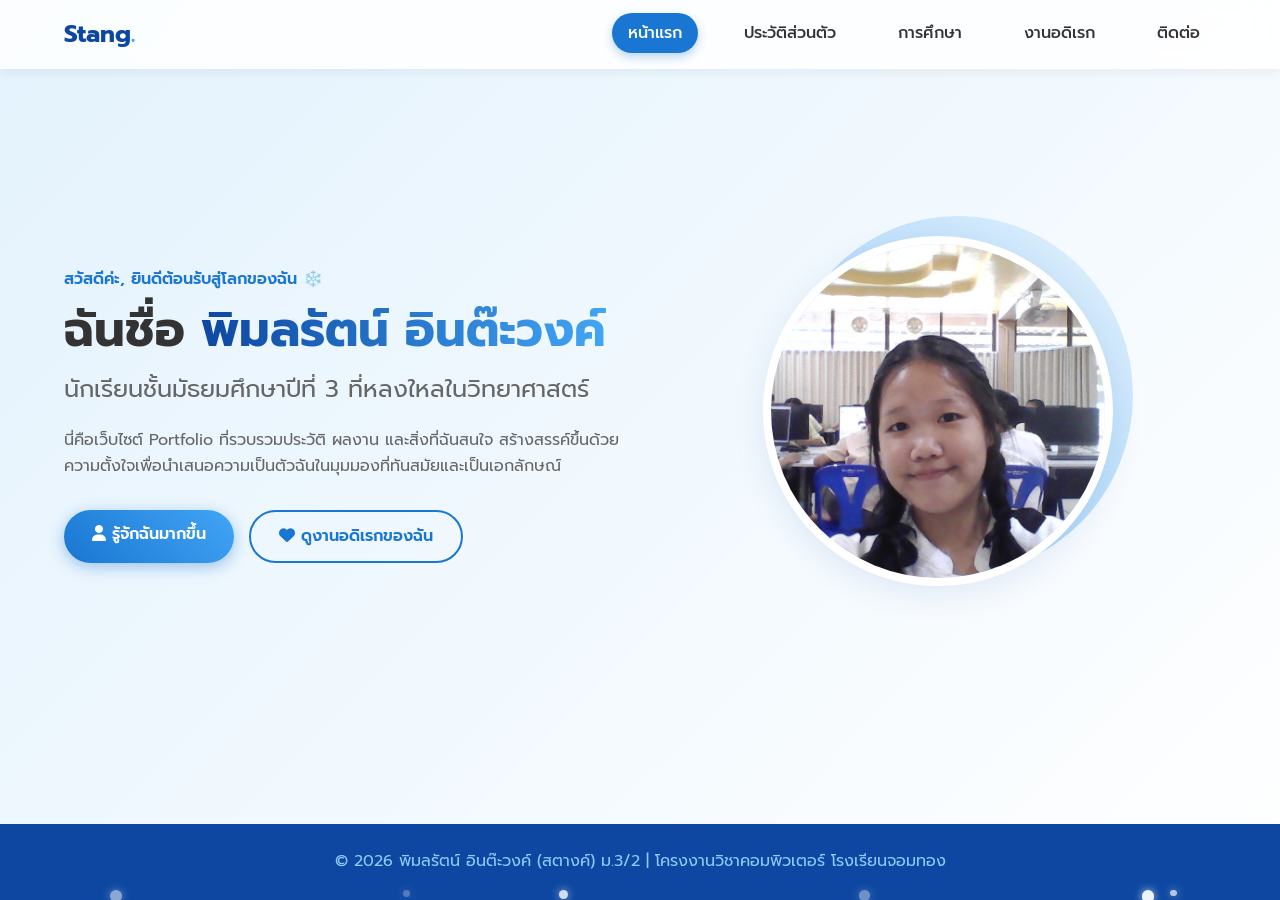
<file: index.html>
<!DOCTYPE html>
<html lang="th">
<head>
    <meta charset="UTF-8">
    <meta name="viewport" content="width=device-width, initial-scale=1.0">
    <title>Stang | Portfolio</title>
    <link rel="stylesheet" href="style.css">
    <!-- Google Fonts -->
    <link href="https://fonts.googleapis.com/css2?family=Prompt:wght@300;400;500;600;700&display=swap" rel="stylesheet">
    <!-- FontAwesome สำหรับ Icon -->
    <link rel="stylesheet" href="https://cdnjs.cloudflare.com/ajax/libs/font-awesome/6.4.0/css/all.min.css">
</head>
<body>
    <div id="snow-container"></div>

    <header>
        <nav class="navbar">
            <div class="logo">Stang<span>.</span></div>
            <ul class="nav-links">
                <li><a href="index.html" class="active">หน้าแรก</a></li>
                <li><a href="profile.html">ประวัติส่วนตัว</a></li>
                <li><a href="education.html">การศึกษา</a></li>
                <li><a href="hobby.html">งานอดิเรก</a></li>
                <li><a href="contact.html">ติดต่อ</a></li>
            </ul>
        </nav>
    </header>

    <main class="container">
        <section class="hero">
            <div class="hero-text">
                <p class="greeting">สวัสดีค่ะ, ยินดีต้อนรับสู่โลกของฉัน ❄️</p>
                <h1>ฉันชื่อ <span>พิมลรัตน์ อินต๊ะวงค์</span></h1>
                <h2>นักเรียนชั้นมัธยมศึกษาปีที่ 3 ที่หลงใหลในวิทยาศาสตร์</h2>
                <p class="description">นี่คือเว็บไซต์ Portfolio ที่รวบรวมประวัติ ผลงาน และสิ่งที่ฉันสนใจ สร้างสรรค์ขึ้นด้วยความตั้งใจเพื่อนำเสนอความเป็นตัวฉันในมุมมองที่ทันสมัยและเป็นเอกลักษณ์</p>
                <div class="hero-buttons">
                    <a href="profile.html" class="btn btn-primary"><i class="fas fa-user"></i> รู้จักฉันมากขึ้น</a>
                    <a href="hobby.html" class="btn btn-outline"><i class="fas fa-heart"></i> ดูงานอดิเรกของฉัน</a>
                </div>
            </div>
            <div class="hero-image">
                <div class="image-wrapper">
                    <img src="images/WIN_20260827_19_44_14_Pro.jpg" alt="รูปโปรไฟล์ของสตางค์">
                    <div class="circle-decoration"></div>
                </div>
            </div>
        </section>
    </main>

    <footer>
        <p>&copy; 2026 พิมลรัตน์ อินต๊ะวงค์ (สตางค์) ม.3/2 | โครงงานวิชาคอมพิวเตอร์ โรงเรียนจอมทอง</p>
    </footer>

    <!-- Script สำหรับเอฟเฟกต์หิมะและเมาส์ -->
    <script>
        document.addEventListener('mousemove', function(e) {
            let flake = document.createElement('div');
            flake.className = 'mouse-snow';
            flake.style.left = e.pageX + 'px';
            flake.style.top = e.pageY + 'px';
            document.body.appendChild(flake);
            setTimeout(() => flake.remove(), 1000);
        });

        setInterval(() => {
            let container = document.getElementById('snow-container');
            let snow = document.createElement('div');
            snow.className = 'falling-snow';
            snow.style.left = Math.random() * 100 + 'vw';
            snow.style.animationDuration = Math.random() * 3 + 2 + 's';
            snow.style.opacity = Math.random();
            snow.style.width = snow.style.height = (Math.random() * 10 + 5) + 'px';
            container.appendChild(snow);
            setTimeout(() => snow.remove(), 5000);
        }, 200);
    </script>
</body>
</html>
</file>
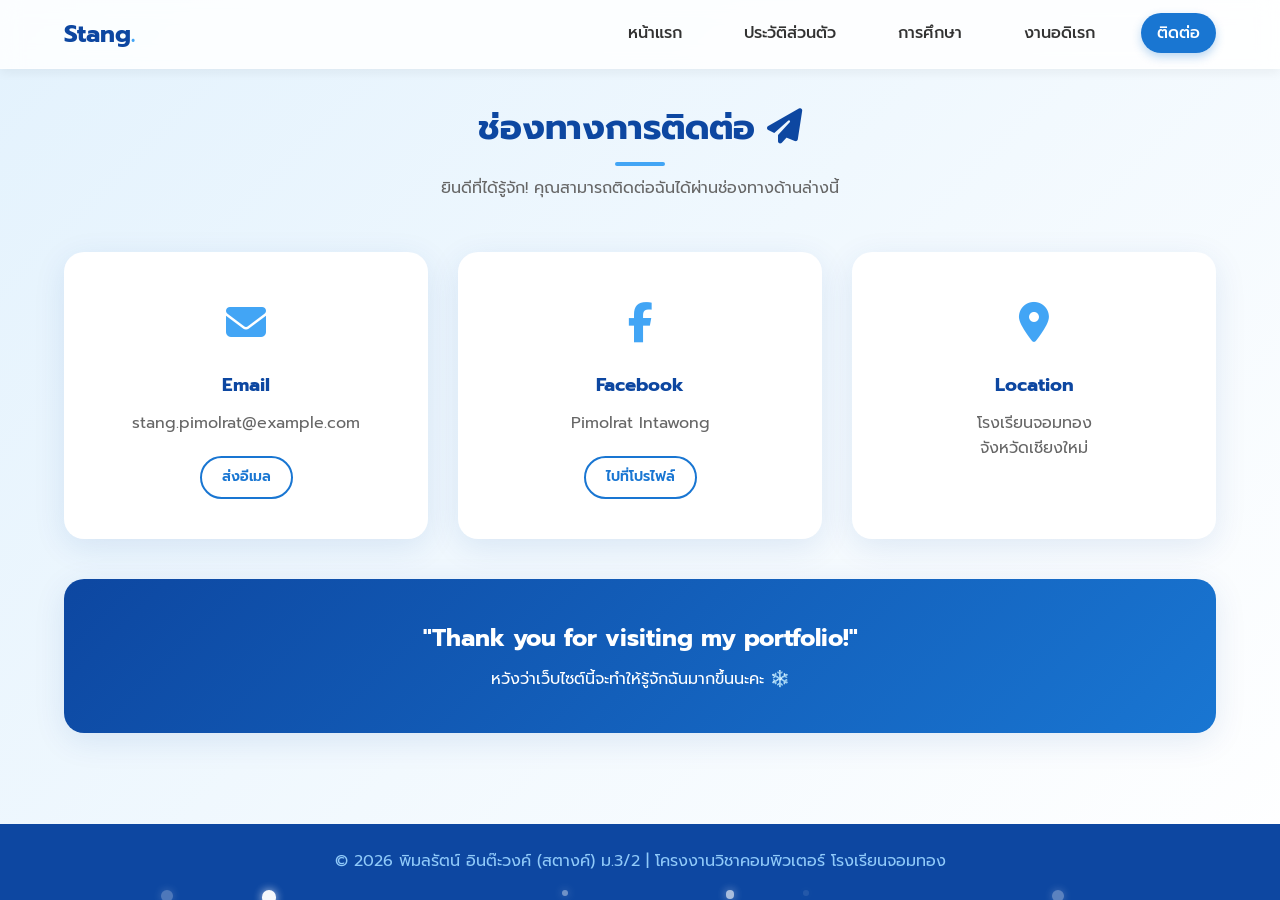
<file: contact.html>
<!DOCTYPE html>
<html lang="th">
<head>
    <meta charset="UTF-8">
    <meta name="viewport" content="width=device-width, initial-scale=1.0">
    <title>ติดต่อฉัน | Stang</title>
    <link rel="stylesheet" href="style.css">
    <link href="https://fonts.googleapis.com/css2?family=Prompt:wght@300;400;500;600;700&display=swap" rel="stylesheet">
    <link rel="stylesheet" href="https://cdnjs.cloudflare.com/ajax/libs/font-awesome/6.4.0/css/all.min.css">
</head>
<body>
    <div id="snow-container"></div>

    <header>
        <nav class="navbar">
            <div class="logo">Stang<span>.</span></div>
            <ul class="nav-links">
                <li><a href="index.html">หน้าแรก</a></li>
                <li><a href="profile.html">ประวัติส่วนตัว</a></li>
                <li><a href="education.html">การศึกษา</a></li>
                <li><a href="hobby.html">งานอดิเรก</a></li>
                <li><a href="contact.html" class="active">ติดต่อ</a></li>
            </ul>
        </nav>
    </header>

    <main class="container">
        <section class="section-header">
            <h2>ช่องทางการติดต่อ <i class="fas fa-paper-plane"></i></h2>
            <p>ยินดีที่ได้รู้จัก! คุณสามารถติดต่อฉันได้ผ่านช่องทางด้านล่างนี้</p>
        </section>

        <div class="contact-grid">
            <div class="contact-card fade-in">
                <div class="contact-icon"><i class="fas fa-envelope"></i></div>
                <h3>Email</h3>
                <p>stang.pimolrat@example.com</p>
                <a href="mailto:stang.pimolrat@example.com" class="btn btn-outline btn-sm">ส่งอีเมล</a>
            </div>

            <div class="contact-card fade-in" style="animation-delay: 0.1s;">
                <div class="contact-icon"><i class="fab fa-facebook-f"></i></div>
                <h3>Facebook</h3>
                <p>Pimolrat Intawong</p>
                <a href="#" class="btn btn-outline btn-sm">ไปที่โปรไฟล์</a>
            </div>

            <div class="contact-card fade-in" style="animation-delay: 0.2s;">
                <div class="contact-icon"><i class="fas fa-map-marker-alt"></i></div>
                <h3>Location</h3>
                <p>โรงเรียนจอมทอง<br>จังหวัดเชียงใหม่</p>
            </div>
        </div>

        <div class="contact-cta fade-in" style="animation-delay: 0.3s;">
            <h3>"Thank you for visiting my portfolio!"</h3>
            <p>หวังว่าเว็บไซต์นี้จะทำให้รู้จักฉันมากขึ้นนะคะ ❄️</p>
        </div>
    </main>

    <footer>
        <p>&copy; 2026 พิมลรัตน์ อินต๊ะวงค์ (สตางค์) ม.3/2 | โครงงานวิชาคอมพิวเตอร์ โรงเรียนจอมทอง</p>
    </footer>

    <script>
        document.addEventListener('mousemove', function(e) {
            let flake = document.createElement('div');
            flake.className = 'mouse-snow';
            flake.style.left = e.pageX + 'px';
            flake.style.top = e.pageY + 'px';
            document.body.appendChild(flake);
            setTimeout(() => flake.remove(), 1000);
        });
        setInterval(() => {
            let container = document.getElementById('snow-container');
            let snow = document.createElement('div');
            snow.className = 'falling-snow';
            snow.style.left = Math.random() * 100 + 'vw';
            snow.style.animationDuration = Math.random() * 3 + 2 + 's';
            snow.style.opacity = Math.random();
            snow.style.width = snow.style.height = (Math.random() * 10 + 5) + 'px';
            container.appendChild(snow);
            setTimeout(() => snow.remove(), 5000);
        }, 200);
    </script>
</body>
</html>
</file>
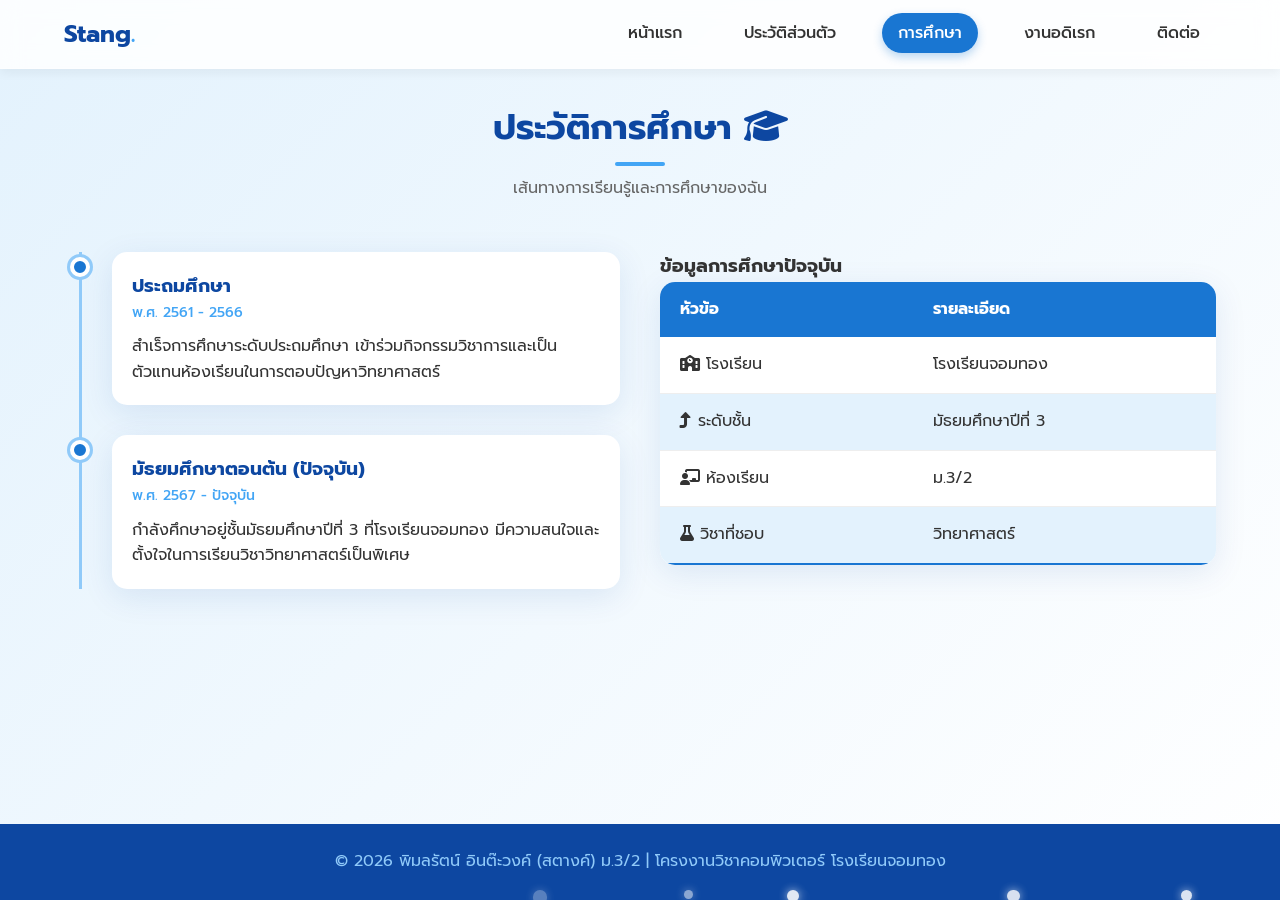
<file: education.html>
<!DOCTYPE html>
<html lang="th">
<head>
    <meta charset="UTF-8">
    <meta name="viewport" content="width=device-width, initial-scale=1.0">
    <title>การศึกษา | Stang</title>
    <link rel="stylesheet" href="style.css">
    <link href="https://fonts.googleapis.com/css2?family=Prompt:wght@300;400;500;600;700&display=swap" rel="stylesheet">
    <link rel="stylesheet" href="https://cdnjs.cloudflare.com/ajax/libs/font-awesome/6.4.0/css/all.min.css">
</head>
<body>
    <div id="snow-container"></div>

    <header>
        <nav class="navbar">
            <div class="logo">Stang<span>.</span></div>
            <ul class="nav-links">
                <li><a href="index.html">หน้าแรก</a></li>
                <li><a href="profile.html">ประวัติส่วนตัว</a></li>
                <li><a href="education.html" class="active">การศึกษา</a></li>
                <li><a href="hobby.html">งานอดิเรก</a></li>
                <li><a href="contact.html">ติดต่อ</a></li>
            </ul>
        </nav>
    </header>

    <main class="container">
        <section class="section-header">
            <h2>ประวัติการศึกษา <i class="fas fa-graduation-cap"></i></h2>
            <p>เส้นทางการเรียนรู้และการศึกษาของฉัน</p>
        </section>

        <div class="education-layout">
            <section class="timeline-section fade-in">
                <div class="timeline">
                    <div class="timeline-item">
                        <div class="timeline-dot"></div>
                        <div class="timeline-content">
                            <h3>ประถมศึกษา</h3>
                            <p class="date">พ.ศ. 2561 - 2566</p>
                            <p>สำเร็จการศึกษาระดับประถมศึกษา เข้าร่วมกิจกรรมวิชาการและเป็นตัวแทนห้องเรียนในการตอบปัญหาวิทยาศาสตร์</p>
                        </div>
                    </div>
                    <div class="timeline-item">
                        <div class="timeline-dot"></div>
                        <div class="timeline-content">
                            <h3>มัธยมศึกษาตอนต้น (ปัจจุบัน)</h3>
                            <p class="date">พ.ศ. 2567 - ปัจจุบัน</p>
                            <p>กำลังศึกษาอยู่ชั้นมัธยมศึกษาปีที่ 3 ที่โรงเรียนจอมทอง มีความสนใจและตั้งใจในการเรียนวิชาวิทยาศาสตร์เป็นพิเศษ</p>
                        </div>
                    </div>
                </div>
            </section>

            <section class="table-section fade-in">
                <h3>ข้อมูลการศึกษาปัจจุบัน</h3>
                <table class="styled-table">
                    <thead>
                        <tr>
                            <th>หัวข้อ</th>
                            <th>รายละเอียด</th>
                        </tr>
                    </thead>
                    <tbody>
                        <tr>
                            <td><i class="fas fa-school"></i> โรงเรียน</td>
                            <td>โรงเรียนจอมทอง</td>
                        </tr>
                        <tr>
                            <td><i class="fas fa-level-up-alt"></i> ระดับชั้น</td>
                            <td>มัธยมศึกษาปีที่ 3</td>
                        </tr>
                        <tr>
                            <td><i class="fas fa-chalkboard-teacher"></i> ห้องเรียน</td>
                            <td>ม.3/2</td>
                        </tr>
                        <tr>
                            <td><i class="fas fa-flask"></i> วิชาที่ชอบ</td>
                            <td>วิทยาศาสตร์</td>
                        </tr>
                    </tbody>
                </table>
            </section>
        </div>
    </main>

    <footer>
        <p>&copy; 2026 พิมลรัตน์ อินต๊ะวงค์ (สตางค์) ม.3/2 | โครงงานวิชาคอมพิวเตอร์ โรงเรียนจอมทอง</p>
    </footer>

    <script>
        document.addEventListener('mousemove', function(e) {
            let flake = document.createElement('div');
            flake.className = 'mouse-snow';
            flake.style.left = e.pageX + 'px';
            flake.style.top = e.pageY + 'px';
            document.body.appendChild(flake);
            setTimeout(() => flake.remove(), 1000);
        });
        setInterval(() => {
            let container = document.getElementById('snow-container');
            let snow = document.createElement('div');
            snow.className = 'falling-snow';
            snow.style.left = Math.random() * 100 + 'vw';
            snow.style.animationDuration = Math.random() * 3 + 2 + 's';
            snow.style.opacity = Math.random();
            snow.style.width = snow.style.height = (Math.random() * 10 + 5) + 'px';
            container.appendChild(snow);
            setTimeout(() => snow.remove(), 5000);
        }, 200);
    </script>
</body>
</html>
</file>
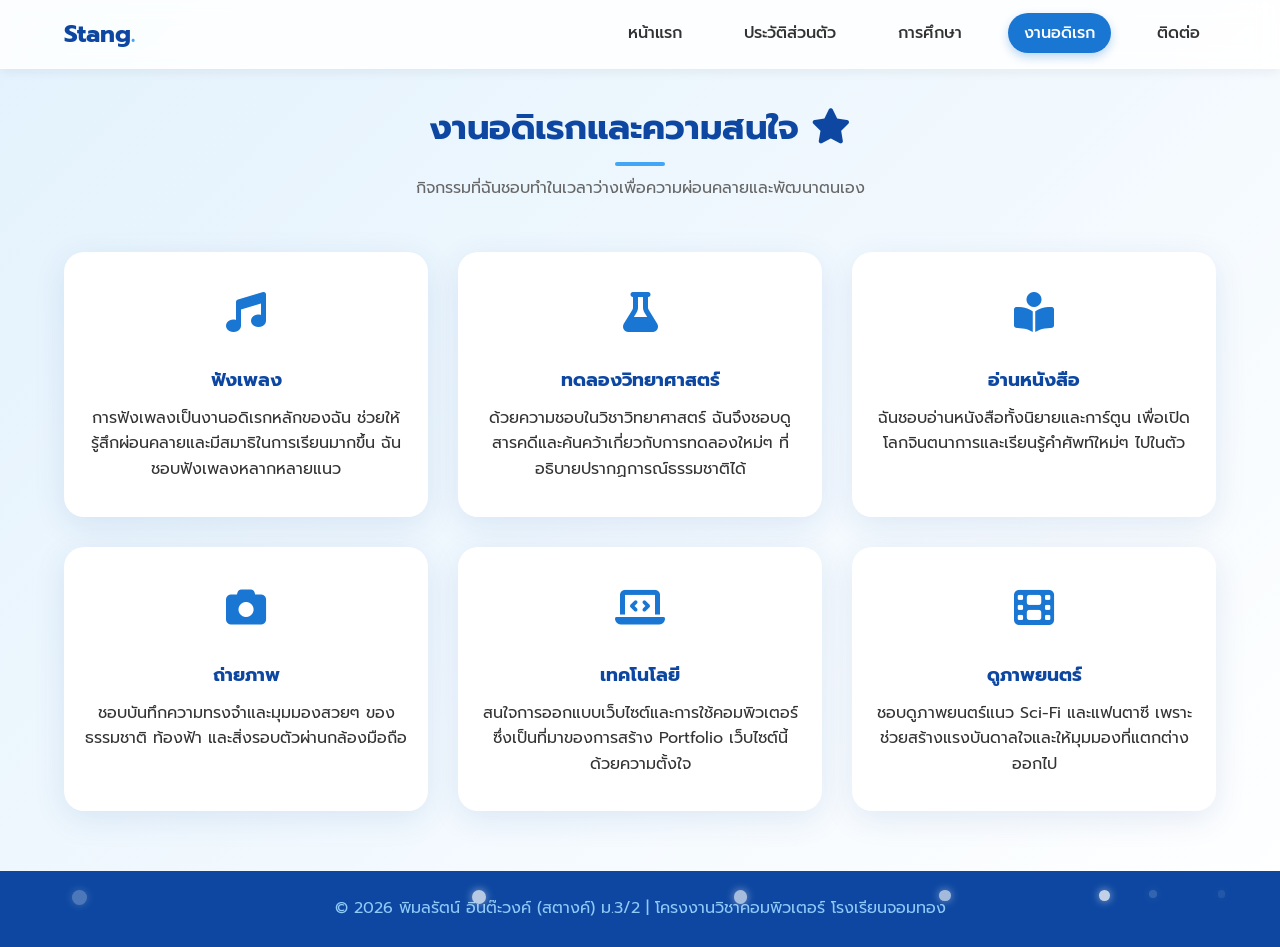
<file: hobby.html>
<!DOCTYPE html>
<html lang="th">
<head>
    <meta charset="UTF-8">
    <meta name="viewport" content="width=device-width, initial-scale=1.0">
    <title>งานอดิเรก | Stang</title>
    <link rel="stylesheet" href="style.css">
    <link href="https://fonts.googleapis.com/css2?family=Prompt:wght@300;400;500;600;700&display=swap" rel="stylesheet">
    <link rel="stylesheet" href="https://cdnjs.cloudflare.com/ajax/libs/font-awesome/6.4.0/css/all.min.css">
</head>
<body>
    <div id="snow-container"></div>

    <header>
        <nav class="navbar">
            <div class="logo">Stang<span>.</span></div>
            <ul class="nav-links">
                <li><a href="index.html">หน้าแรก</a></li>
                <li><a href="profile.html">ประวัติส่วนตัว</a></li>
                <li><a href="education.html">การศึกษา</a></li>
                <li><a href="hobby.html" class="active">งานอดิเรก</a></li>
                <li><a href="contact.html">ติดต่อ</a></li>
            </ul>
        </nav>
    </header>

    <main class="container">
        <section class="section-header">
            <h2>งานอดิเรกและความสนใจ <i class="fas fa-star"></i></h2>
            <p>กิจกรรมที่ฉันชอบทำในเวลาว่างเพื่อความผ่อนคลายและพัฒนาตนเอง</p>
        </section>

        <div class="hobby-grid">
            <div class="hobby-card fade-in">
                <div class="hobby-icon"><i class="fas fa-music"></i></div>
                <h3>ฟังเพลง</h3>
                <p>การฟังเพลงเป็นงานอดิเรกหลักของฉัน ช่วยให้รู้สึกผ่อนคลายและมีสมาธิในการเรียนมากขึ้น ฉันชอบฟังเพลงหลากหลายแนว</p>
            </div>
            
            <div class="hobby-card fade-in" style="animation-delay: 0.1s;">
                <div class="hobby-icon"><i class="fas fa-flask"></i></div>
                <h3>ทดลองวิทยาศาสตร์</h3>
                <p>ด้วยความชอบในวิชาวิทยาศาสตร์ ฉันจึงชอบดูสารคดีและค้นคว้าเกี่ยวกับการทดลองใหม่ๆ ที่อธิบายปรากฏการณ์ธรรมชาติได้</p>
            </div>

            <div class="hobby-card fade-in" style="animation-delay: 0.2s;">
                <div class="hobby-icon"><i class="fas fa-book-reader"></i></div>
                <h3>อ่านหนังสือ</h3>
                <p>ฉันชอบอ่านหนังสือทั้งนิยายและการ์ตูน เพื่อเปิดโลกจินตนาการและเรียนรู้คำศัพท์ใหม่ๆ ไปในตัว</p>
            </div>

            <div class="hobby-card fade-in" style="animation-delay: 0.3s;">
                <div class="hobby-icon"><i class="fas fa-camera"></i></div>
                <h3>ถ่ายภาพ</h3>
                <p>ชอบบันทึกความทรงจำและมุมมองสวยๆ ของธรรมชาติ ท้องฟ้า และสิ่งรอบตัวผ่านกล้องมือถือ</p>
            </div>

            <div class="hobby-card fade-in" style="animation-delay: 0.4s;">
                <div class="hobby-icon"><i class="fas fa-laptop-code"></i></div>
                <h3>เทคโนโลยี</h3>
                <p>สนใจการออกแบบเว็บไซต์และการใช้คอมพิวเตอร์ ซึ่งเป็นที่มาของการสร้าง Portfolio เว็บไซต์นี้ด้วยความตั้งใจ</p>
            </div>

            <div class="hobby-card fade-in" style="animation-delay: 0.5s;">
                <div class="hobby-icon"><i class="fas fa-film"></i></div>
                <h3>ดูภาพยนตร์</h3>
                <p>ชอบดูภาพยนตร์แนว Sci-Fi และแฟนตาซี เพราะช่วยสร้างแรงบันดาลใจและให้มุมมองที่แตกต่างออกไป</p>
            </div>
        </div>
    </main>

    <footer>
        <p>&copy; 2026 พิมลรัตน์ อินต๊ะวงค์ (สตางค์) ม.3/2 | โครงงานวิชาคอมพิวเตอร์ โรงเรียนจอมทอง</p>
    </footer>

    <script>
        document.addEventListener('mousemove', function(e) {
            let flake = document.createElement('div');
            flake.className = 'mouse-snow';
            flake.style.left = e.pageX + 'px';
            flake.style.top = e.pageY + 'px';
            document.body.appendChild(flake);
            setTimeout(() => flake.remove(), 1000);
        });
        setInterval(() => {
            let container = document.getElementById('snow-container');
            let snow = document.createElement('div');
            snow.className = 'falling-snow';
            snow.style.left = Math.random() * 100 + 'vw';
            snow.style.animationDuration = Math.random() * 3 + 2 + 's';
            snow.style.opacity = Math.random();
            snow.style.width = snow.style.height = (Math.random() * 10 + 5) + 'px';
            container.appendChild(snow);
            setTimeout(() => snow.remove(), 5000);
        }, 200);
    </script>
</body>
</html>
</file>
<file: style.css>
/* =======================================
   1. CSS Variables (Elsa Theme Colors)
======================================= */
:root {
    --dark: #0D47A1;
    --primary: #1976D2;
    --secondary: #42A5F5;
    --light: #90CAF9;
    --bg-light: #E3F2FD;
    --white: #FFFFFF;
    --text-dark: #333333;
    --text-light: #666666;
    --glass-bg: rgba(255, 255, 255, 0.85);
    --glass-border: rgba(255, 255, 255, 0.3);
    --shadow: 0 8px 32px 0 rgba(13, 71, 161, 0.1);
    --transition: all 0.3s ease;
}

/* =======================================
   2. Global Reset & Basic Setup
======================================= */
* {
    margin: 0;
    padding: 0;
    box-sizing: border-box;
}

body {
    font-family: 'Prompt', sans-serif;
    background: linear-gradient(135deg, var(--bg-light) 0%, var(--white) 100%);
    color: var(--text-dark);
    line-height: 1.6;
    min-height: 100vh;
    display: flex;
    flex-direction: column;
    position: relative;
    overflow-x: hidden;
}

a {
    text-decoration: none;
    color: inherit;
    transition: var(--transition);
}

.container {
    width: 90%;
    max-width: 1200px;
    margin: 0 auto;
    flex: 1;
    padding-top: 100px; /* เว้นที่ให้ Sticky Nav */
    padding-bottom: 60px;
}

/* =======================================
   3. Snow & Cursor Effects
======================================= */
#snow-container {
    position: fixed;
    top: 0;
    left: 0;
    width: 100%;
    height: 100%;
    pointer-events: none;
    z-index: 9999;
}

.falling-snow {
    position: absolute;
    top: -10px;
    background: white;
    border-radius: 50%;
    filter: drop-shadow(0 0 5px rgba(255, 255, 255, 0.8));
    animation: fall linear forwards;
}

@keyframes fall {
    to { transform: translateY(100vh); }
}

.mouse-snow {
    position: absolute;
    width: 8px;
    height: 8px;
    background: var(--light);
    border-radius: 50%;
    pointer-events: none;
    transform: translate(-50%, -50%);
    animation: melt 1s forwards;
    z-index: 10000;
}

@keyframes melt {
    0% { transform: translate(-50%, -50%) scale(1); opacity: 1; }
    100% { transform: translate(-50%, -50%) scale(2); opacity: 0; }
}

/* =======================================
   4. Navigation Bar (Glassmorphism)
======================================= */
header {
    position: fixed;
    top: 0;
    width: 100%;
    z-index: 1000;
}

.navbar {
    display: flex;
    justify-content: space-between;
    align-items: center;
    padding: 15px 5%;
    background: var(--glass-bg);
    backdrop-filter: blur(10px);
    -webkit-backdrop-filter: blur(10px);
    border-bottom: 1px solid var(--glass-border);
    box-shadow: 0 4px 10px rgba(0, 0, 0, 0.05);
}

.logo {
    font-size: 24px;
    font-weight: 700;
    color: var(--dark);
}

.logo span {
    color: var(--secondary);
}

.nav-links {
    list-style: none;
    display: flex;
    gap: 30px;
}

.nav-links a {
    font-weight: 500;
    color: var(--text-dark);
    padding: 8px 16px;
    border-radius: 20px;
}

.nav-links a:hover,
.nav-links a.active {
    background: var(--primary);
    color: var(--white);
    box-shadow: 0 4px 10px rgba(25, 118, 210, 0.3);
}

/* =======================================
   5. Buttons
======================================= */
.btn {
    display: inline-block;
    padding: 12px 28px;
    border-radius: 30px;
    font-weight: 600;
    cursor: pointer;
    text-align: center;
}

.btn-primary {
    background: linear-gradient(45deg, var(--primary), var(--secondary));
    color: var(--white);
    border: none;
    box-shadow: 0 4px 15px rgba(25, 118, 210, 0.4);
}

.btn-primary:hover {
    transform: translateY(-3px);
    box-shadow: 0 6px 20px rgba(25, 118, 210, 0.6);
}

.btn-outline {
    background: transparent;
    color: var(--primary);
    border: 2px solid var(--primary);
}

.btn-outline:hover {
    background: var(--primary);
    color: var(--white);
    transform: translateY(-3px);
}

.btn-sm {
    padding: 8px 20px;
    font-size: 14px;
}

/* =======================================
   6. Hero Section (Home)
======================================= */
.hero {
    display: flex;
    align-items: center;
    justify-content: space-between;
    gap: 40px;
    min-height: 70vh;
}

.hero-text {
    flex: 1;
}

.greeting {
    color: var(--primary);
    font-weight: 600;
    margin-bottom: 10px;
}

.hero-text h1 {
    font-size: 3rem;
    line-height: 1.2;
    margin-bottom: 10px;
}

.hero-text h1 span {
    background: linear-gradient(to right, var(--dark), var(--secondary));
    -webkit-background-clip: text;
    color: transparent;
}

.hero-text h2 {
    font-size: 1.5rem;
    color: var(--text-light);
    font-weight: 400;
    margin-bottom: 20px;
}

.hero-text .description {
    margin-bottom: 30px;
    color: var(--text-light);
}

.hero-buttons {
    display: flex;
    gap: 15px;
}

.hero-image {
    flex: 1;
    display: flex;
    justify-content: center;
}

.image-wrapper {
    position: relative;
}

.image-wrapper img {
    width: 350px;
    height: 350px;
    object-fit: cover;
    border-radius: 50%;
    border: 8px solid var(--white);
    box-shadow: var(--shadow);
    position: relative;
    z-index: 2;
    transition: var(--transition);
}

.image-wrapper img:hover {
    transform: scale(1.03);
}

.circle-decoration {
    position: absolute;
    top: -20px;
    right: -20px;
    width: 100%;
    height: 100%;
    border-radius: 50%;
    background: linear-gradient(45deg, var(--light), var(--bg-light));
    z-index: 1;
}

/* =======================================
   7. Common Section Styles
======================================= */
.section-header {
    text-align: center;
    margin-bottom: 50px;
}

.section-header h2 {
    font-size: 2.2rem;
    color: var(--dark);
    display: inline-block;
    position: relative;
}

.section-header h2::after {
    content: '';
    position: absolute;
    width: 50px;
    height: 4px;
    background: var(--secondary);
    bottom: -10px;
    left: 50%;
    transform: translateX(-50%);
    border-radius: 2px;
}

.section-header p {
    margin-top: 20px;
    color: var(--text-light);
}

/* =======================================
   8. Profile Section
======================================= */
.profile-layout {
    display: grid;
    grid-template-columns: 1fr 2fr;
    gap: 40px;
}

.profile-card {
    background: var(--white);
    padding: 30px;
    border-radius: 20px;
    text-align: center;
    box-shadow: var(--shadow);
}

.profile-card img {
    width: 180px;
    height: 180px;
    border-radius: 50%;
    margin-bottom: 20px;
    border: 4px solid var(--bg-light);
}

.social-mini {
    margin-top: 15px;
    display: flex;
    justify-content: center;
    gap: 15px;
}

.social-mini a {
    color: var(--primary);
    font-size: 20px;
}

.social-mini a:hover {
    color: var(--dark);
    transform: translateY(-3px);
}

.info-content {
    display: flex;
    flex-direction: column;
    gap: 30px;
}

.info-box {
    background: var(--glass-bg);
    padding: 30px;
    border-radius: 20px;
    box-shadow: var(--shadow);
    border: 1px solid var(--white);
}

.info-box h3 {
    color: var(--primary);
    margin-bottom: 15px;
}

.info-grid {
    display: grid;
    grid-template-columns: 1fr 1fr;
    gap: 20px;
}

.info-item {
    display: flex;
    align-items: center;
    gap: 15px;
    background: var(--white);
    padding: 20px;
    border-radius: 15px;
    box-shadow: var(--shadow);
}

.info-item i {
    font-size: 24px;
    color: var(--secondary);
    background: var(--bg-light);
    padding: 15px;
    border-radius: 12px;
}

.info-item h4 {
    font-size: 14px;
    color: var(--text-light);
}

/* =======================================
   9. Education Section
======================================= */
.education-layout {
    display: grid;
    grid-template-columns: 1fr 1fr;
    gap: 40px;
}

.timeline {
    position: relative;
    border-left: 3px solid var(--light);
    padding-left: 30px;
    margin-left: 15px;
}

.timeline-item {
    position: relative;
    margin-bottom: 30px;
}

.timeline-dot {
    position: absolute;
    width: 20px;
    height: 20px;
    background: var(--primary);
    border: 4px solid var(--white);
    border-radius: 50%;
    left: -42px;
    top: 5px;
    box-shadow: 0 0 0 3px var(--light);
}

.timeline-content {
    background: var(--white);
    padding: 20px;
    border-radius: 15px;
    box-shadow: var(--shadow);
    transition: var(--transition);
}

.timeline-content:hover {
    transform: translateX(5px);
}

.timeline-content h3 {
    color: var(--dark);
}

.timeline-content .date {
    color: var(--secondary);
    font-size: 14px;
    margin-bottom: 10px;
    font-weight: 500;
}

.styled-table {
    width: 100%;
    border-collapse: collapse;
    background: var(--white);
    border-radius: 15px;
    overflow: hidden;
    box-shadow: var(--shadow);
}

.styled-table thead tr {
    background: var(--primary);
    color: var(--white);
    text-align: left;
}

.styled-table th, .styled-table td {
    padding: 15px 20px;
}

.styled-table tbody tr {
    border-bottom: 1px solid #eeeeee;
}

.styled-table tbody tr:nth-of-type(even) {
    background-color: var(--bg-light);
}

.styled-table tbody tr:last-of-type {
    border-bottom: 2px solid var(--primary);
}

/* =======================================
   10. Hobby Section
======================================= */
.hobby-grid {
    display: grid;
    grid-template-columns: repeat(3, 1fr);
    gap: 30px;
}

.hobby-card {
    background: var(--white);
    padding: 30px 20px;
    border-radius: 20px;
    text-align: center;
    box-shadow: var(--shadow);
    transition: var(--transition);
    border-bottom: 4px solid transparent;
}

.hobby-card:hover {
    transform: translateY(-10px);
    border-bottom: 4px solid var(--primary);
}

.hobby-icon {
    font-size: 40px;
    color: var(--primary);
    margin-bottom: 20px;
}

.hobby-card h3 {
    margin-bottom: 10px;
    color: var(--dark);
}

/* =======================================
   11. Contact Section
======================================= */
.contact-grid {
    display: grid;
    grid-template-columns: repeat(3, 1fr);
    gap: 30px;
    margin-bottom: 40px;
}

.contact-card {
    background: var(--white);
    padding: 40px 20px;
    border-radius: 20px;
    text-align: center;
    box-shadow: var(--shadow);
    transition: var(--transition);
}

.contact-card:hover {
    transform: translateY(-5px);
}

.contact-icon {
    font-size: 40px;
    color: var(--secondary);
    margin-bottom: 15px;
}

.contact-card h3 {
    color: var(--dark);
    margin-bottom: 10px;
}

.contact-card p {
    margin-bottom: 20px;
    color: var(--text-light);
}

.contact-cta {
    background: linear-gradient(135deg, var(--dark), var(--primary));
    color: var(--white);
    text-align: center;
    padding: 40px;
    border-radius: 20px;
    box-shadow: var(--shadow);
}

.contact-cta h3 {
    font-size: 24px;
    margin-bottom: 10px;
}

/* =======================================
   12. Footer
======================================= */
footer {
    background: var(--dark);
    color: var(--light);
    text-align: center;
    padding: 25px;
    margin-top: auto;
}

/* =======================================
   13. Animations
======================================= */
.fade-in {
    animation: fadeIn 1s ease forwards;
    opacity: 0;
}

@keyframes fadeIn {
    from { opacity: 0; transform: translateY(20px); }
    to { opacity: 1; transform: translateY(0); }
}

/* =======================================
   14. Responsive Design (Media Queries)
======================================= */
@media (max-width: 992px) {
    .profile-layout, .education-layout {
        grid-template-columns: 1fr;
    }
    .hobby-grid, .contact-grid {
        grid-template-columns: repeat(2, 1fr);
    }
}

@media (max-width: 768px) {
    .navbar {
        flex-direction: column;
        gap: 15px;
        padding: 15px;
    }
    .nav-links {
        flex-wrap: wrap;
        justify-content: center;
        gap: 15px;
    }
    .hero {
        flex-direction: column-reverse;
        text-align: center;
        padding-top: 40px;
    }
    .hero-buttons {
        justify-content: center;
    }
    .image-wrapper img {
        width: 250px;
        height: 250px;
    }
    .info-grid {
        grid-template-columns: 1fr;
    }
    .hobby-grid, .contact-grid {
        grid-template-columns: 1fr;
    }
    .hero-text h1 {
        font-size: 2.2rem;
    }
}
</file>
